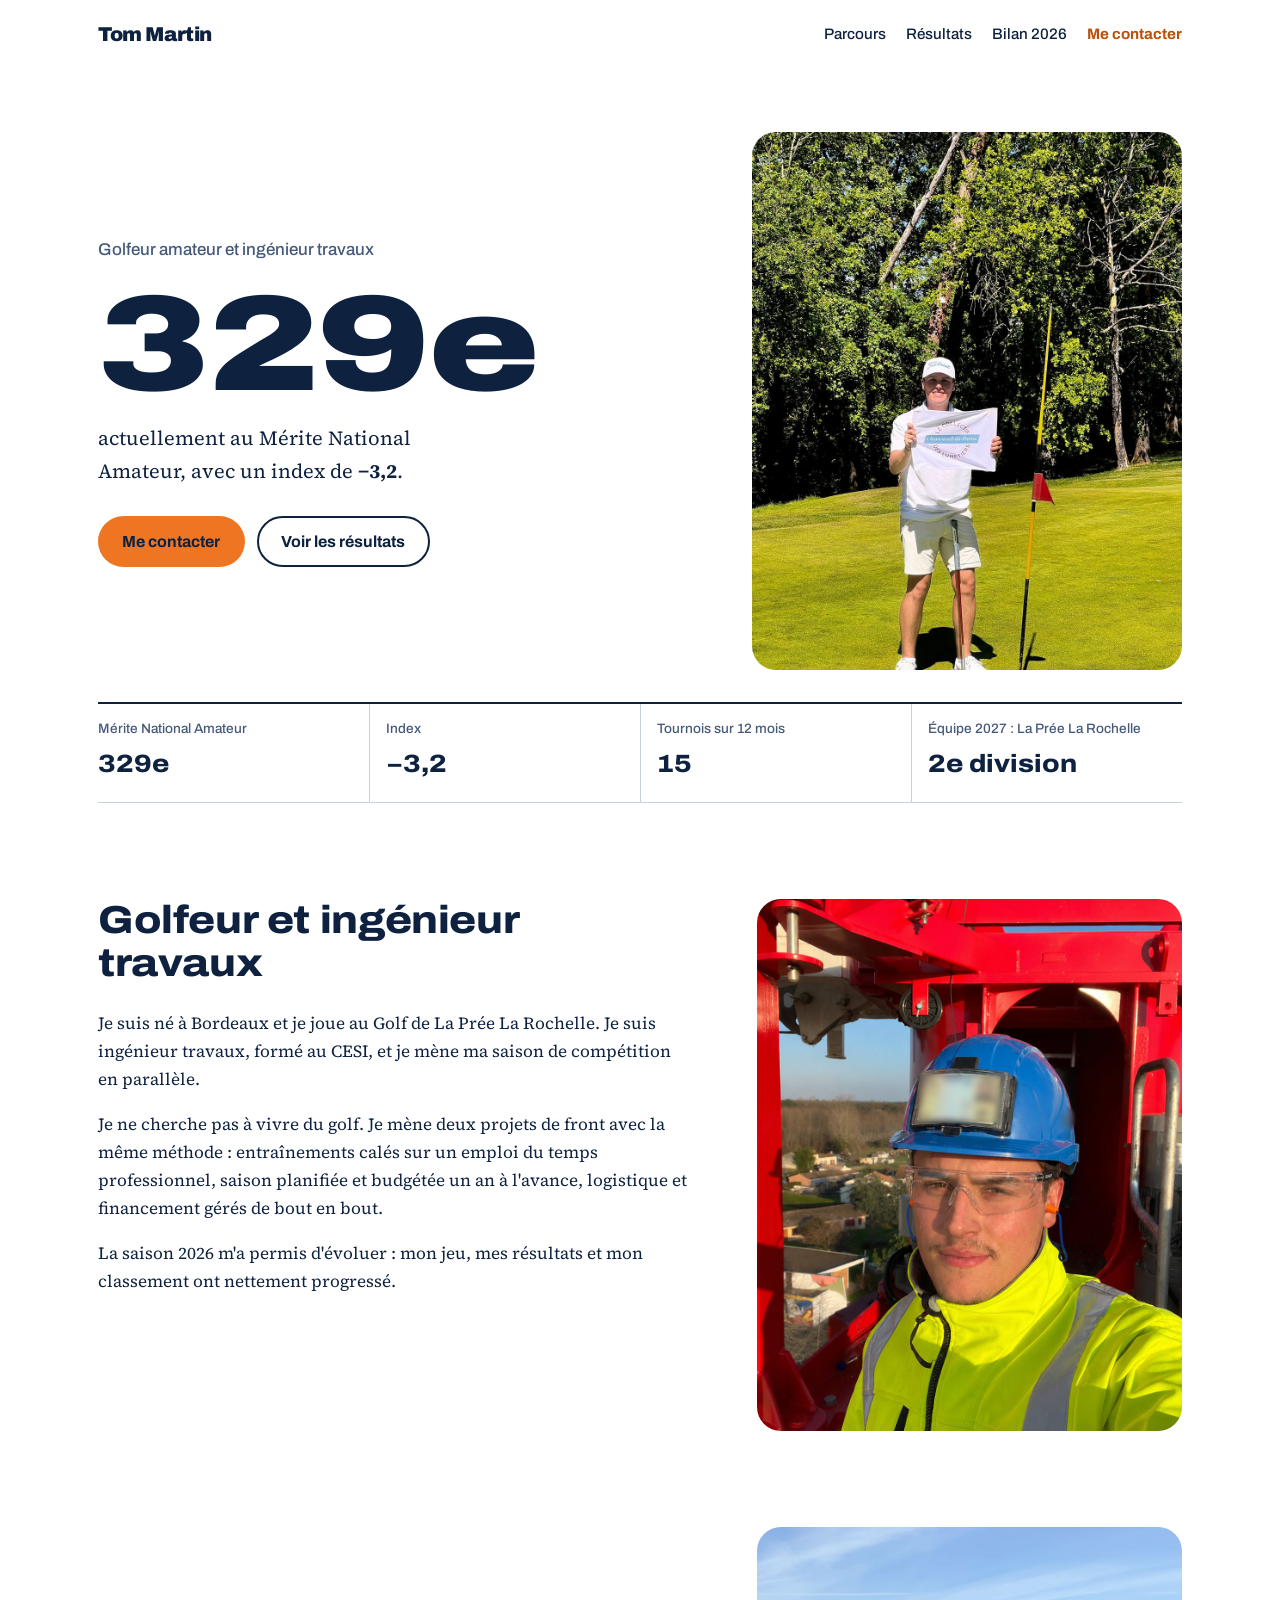
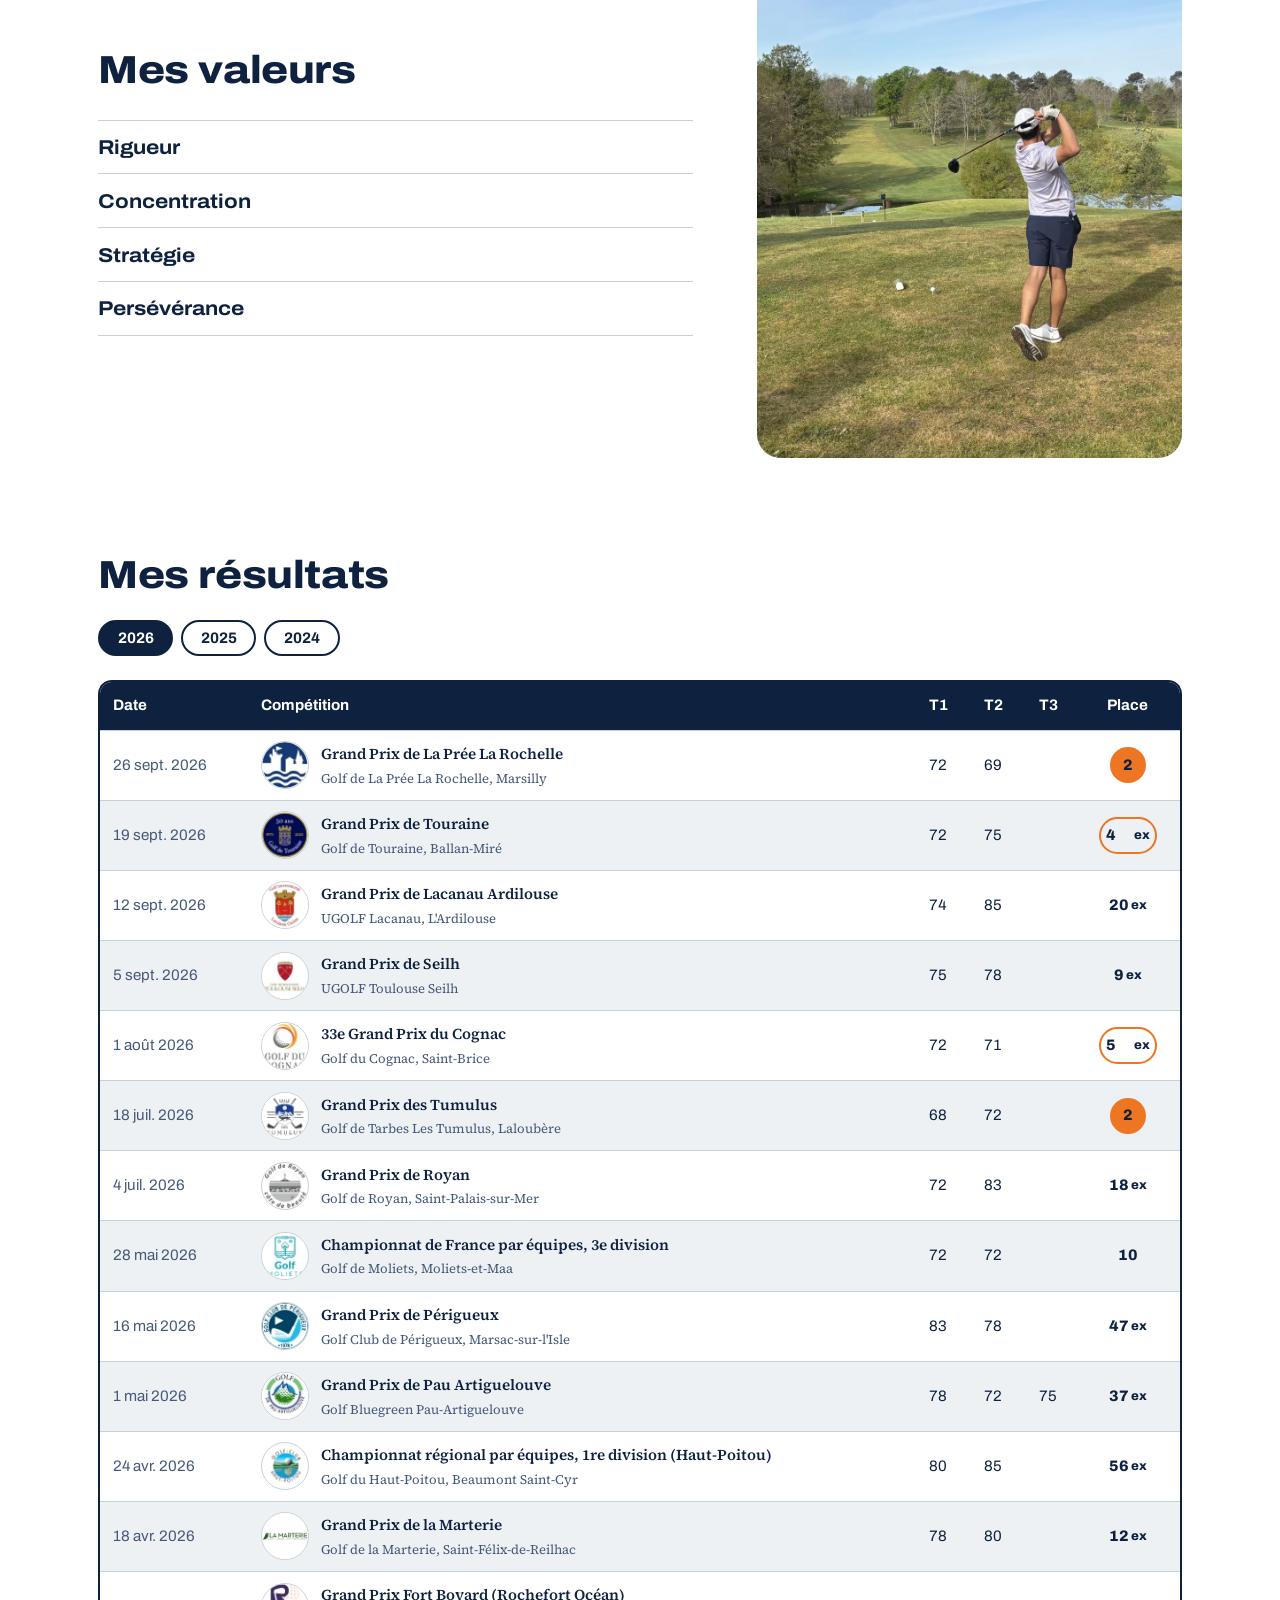
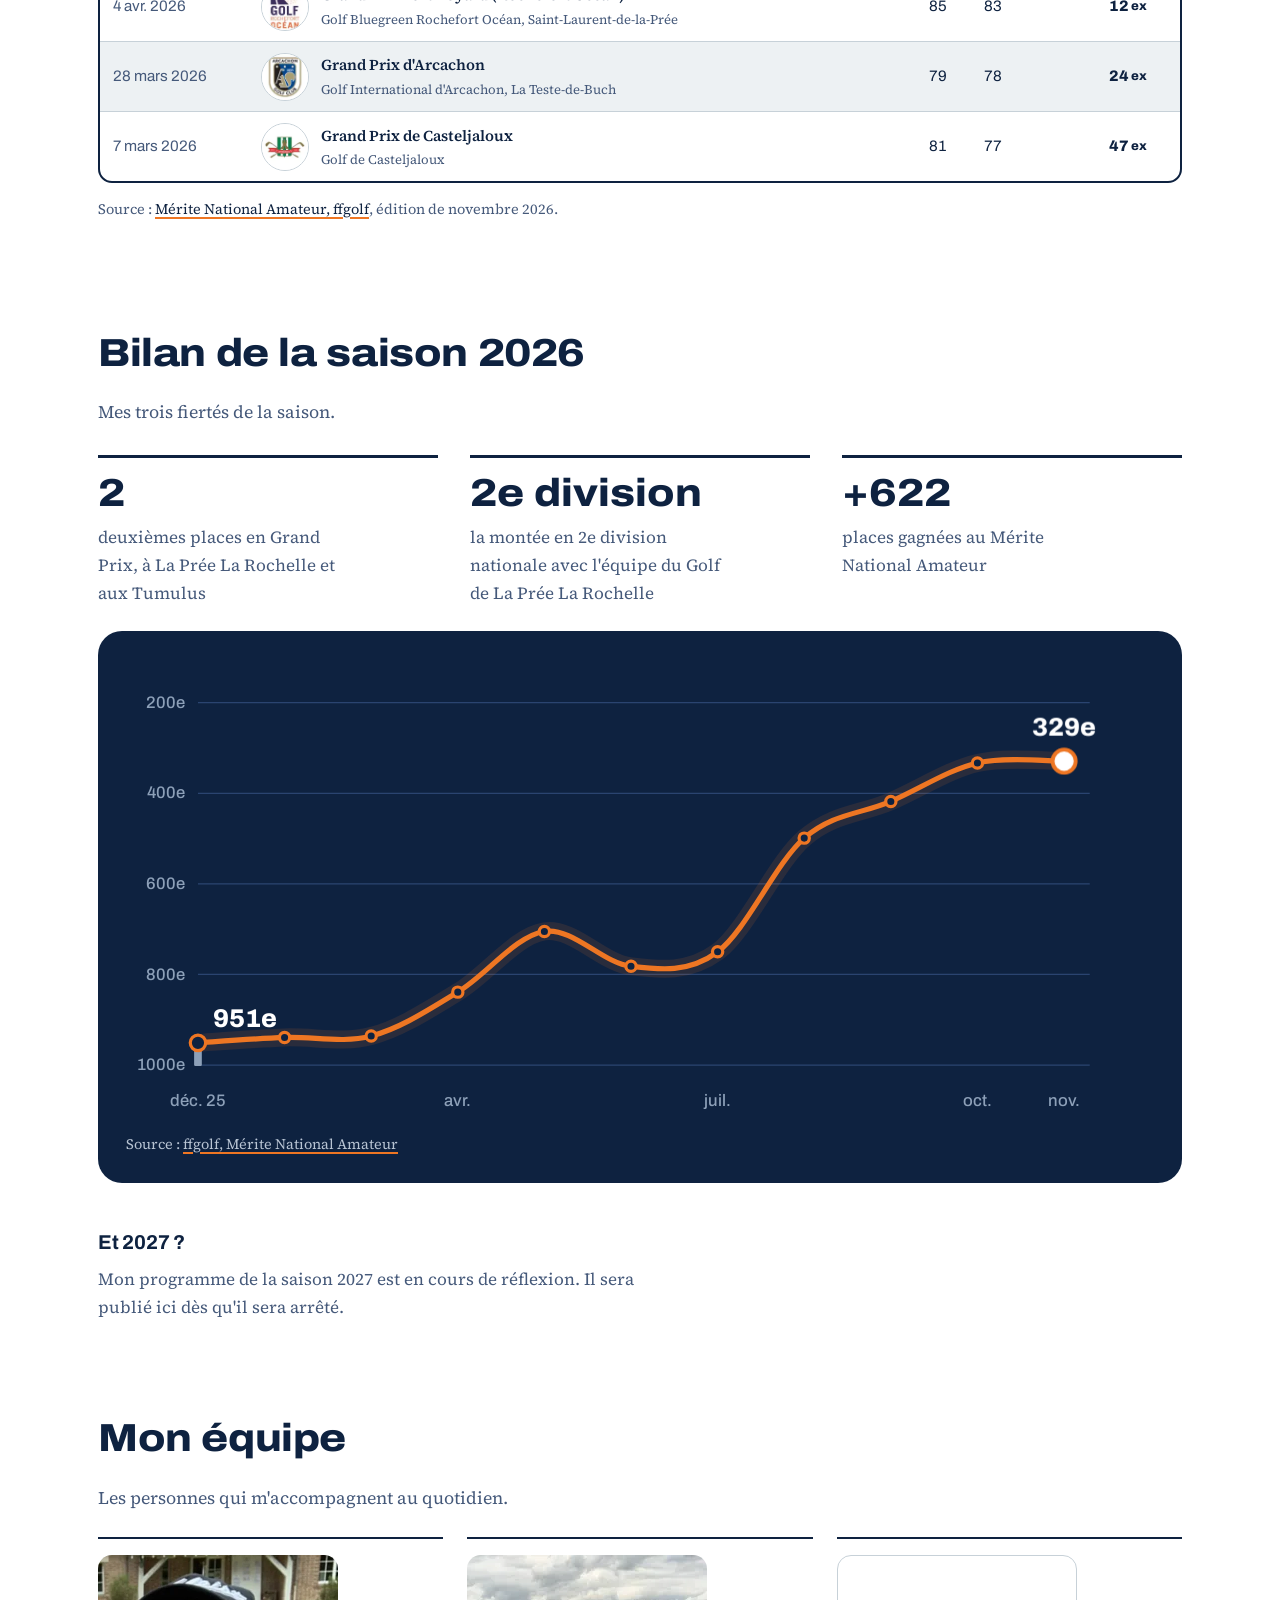
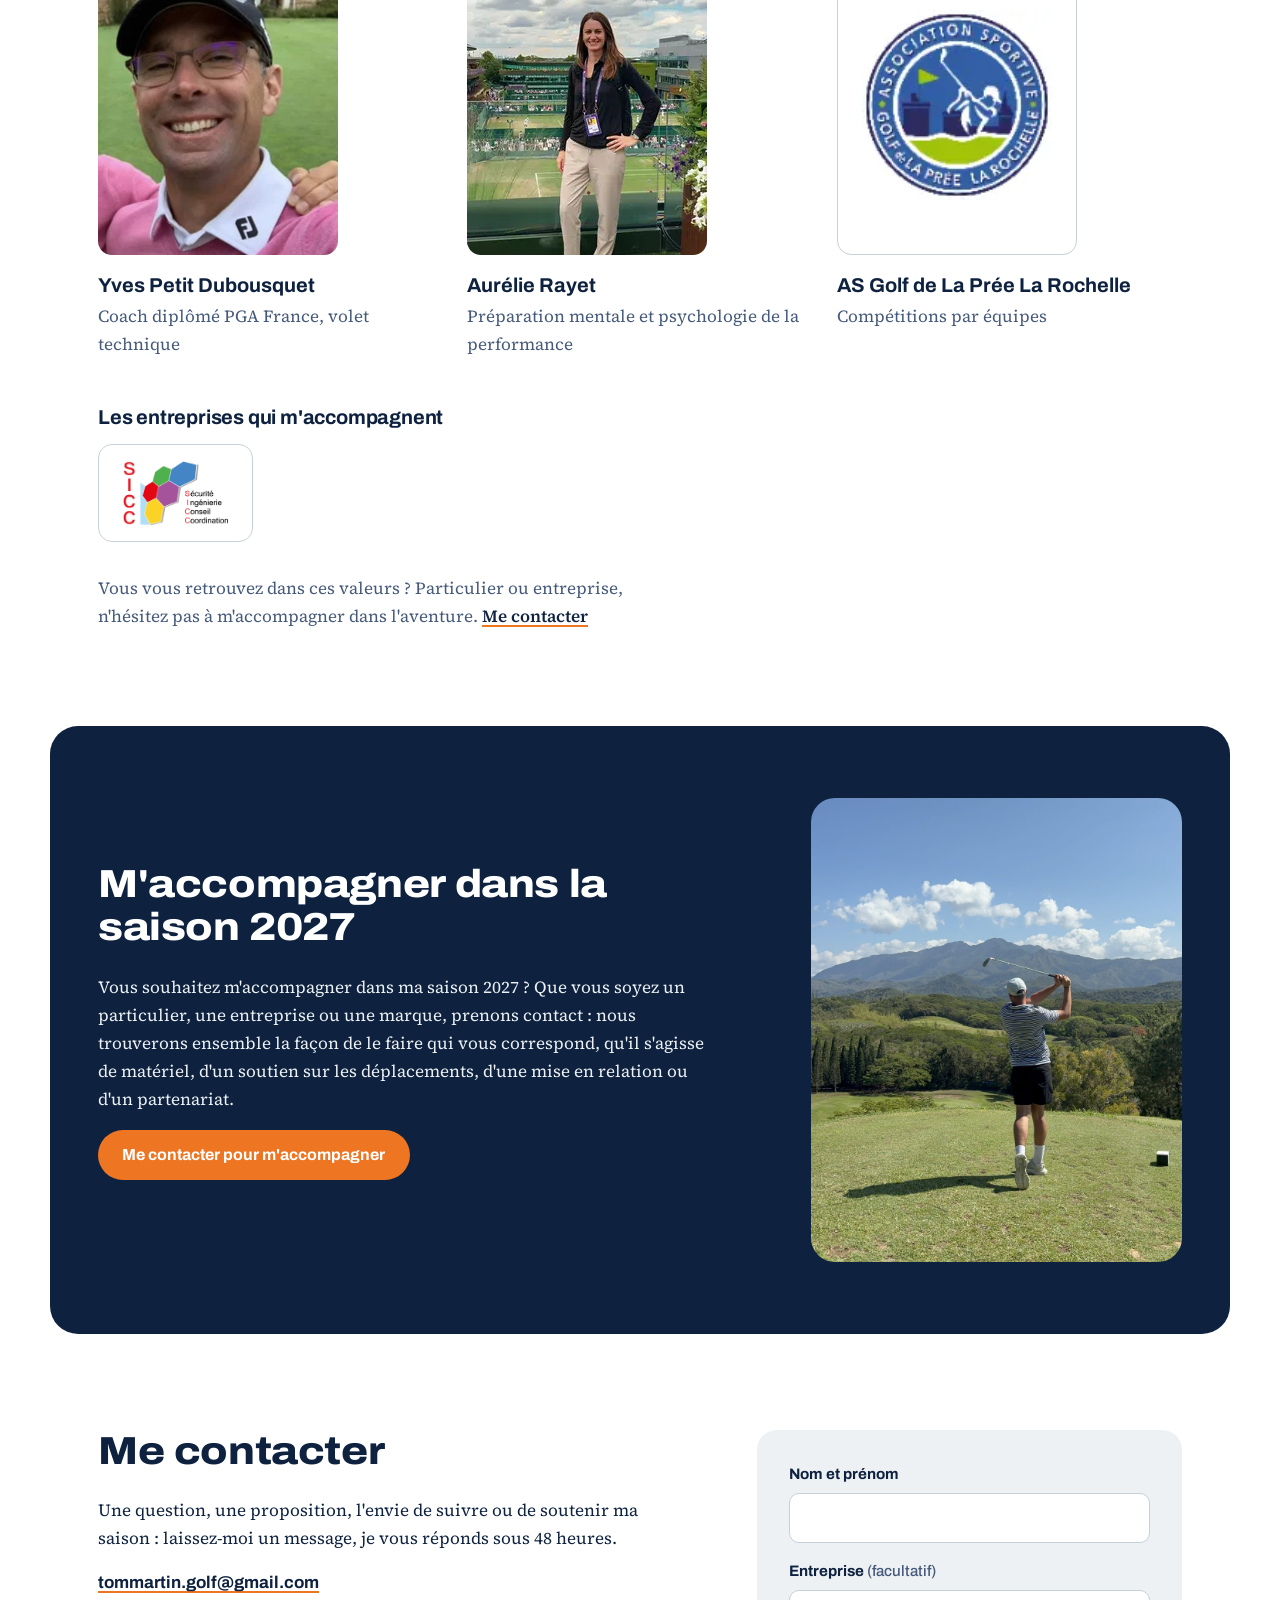
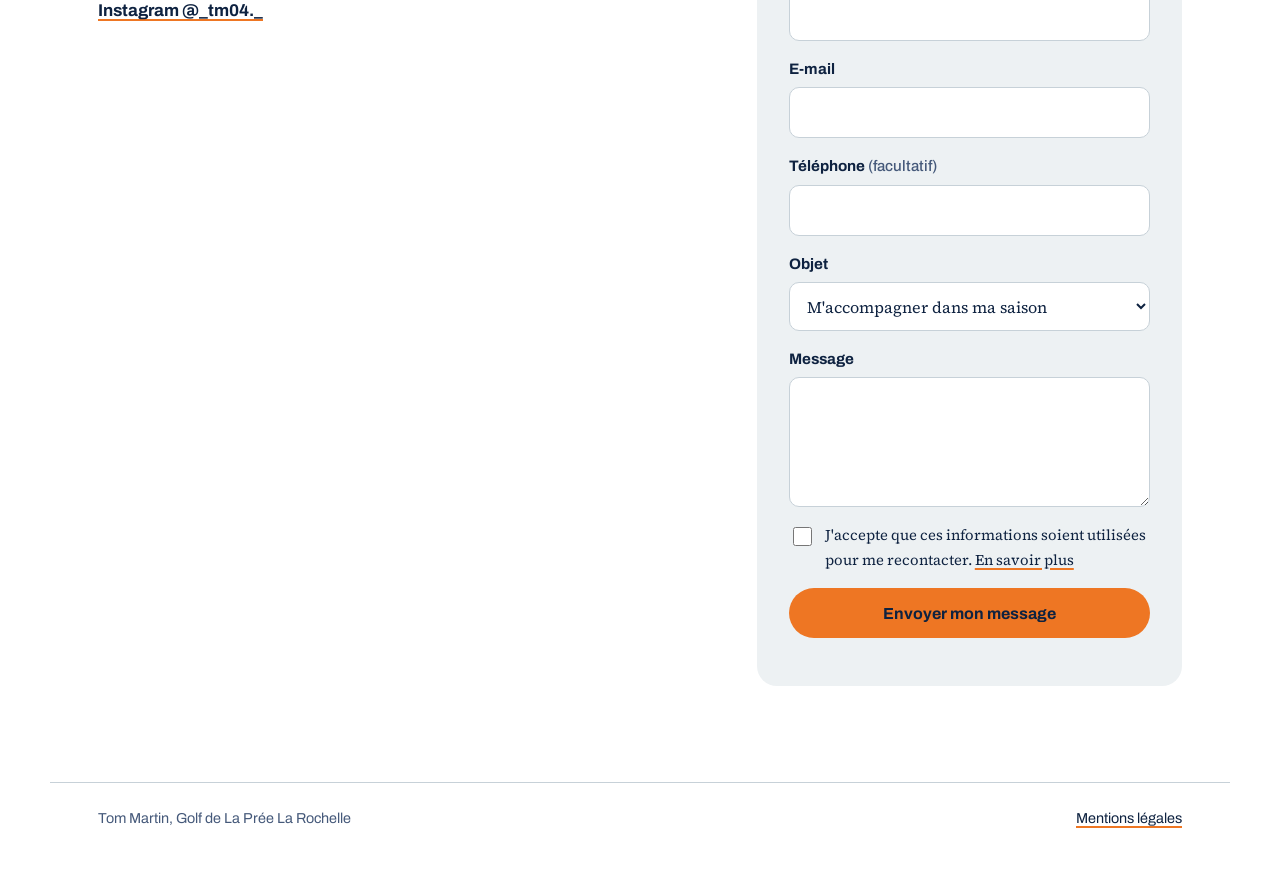
<file: index.html>
<!doctype html>
<html lang="fr">
<head>
  <meta charset="utf-8">
  <meta name="viewport" content="width=device-width, initial-scale=1">
  <title>Tom Martin — Golfeur amateur et ingénieur travaux</title>
  <meta name="description" content="Tom Martin, golfeur amateur et ingénieur travaux, Golf de La Prée La Rochelle. Classement au Mérite National Amateur, résultats, bilan 2026 et contact.">
  <link rel="canonical" href="https://tommartin-golf.pages.dev/">
  <meta property="og:title" content="Tom Martin — Golfeur amateur et ingénieur travaux">
  <meta property="og:description" content="329e au Mérite National Amateur, index −3,2. Résultats, parcours et bilan 2026.">
  <meta property="og:type" content="website">
  <meta property="og:url" content="https://tommartin-golf.pages.dev/">
  <meta property="og:image" content="https://tommartin-golf.pages.dev/assets/img/og.jpg">
  <link rel="icon" href="assets/favicon.svg" type="image/svg+xml">
  <link rel="preload" href="assets/fonts/archivo.woff2" as="font" type="font/woff2" crossorigin>
  <link rel="stylesheet" href="assets/style.css">
</head>
<body>
  <a class="skip" href="#contenu">Aller au contenu</a>

  <header class="top">
    <a class="mark" href="./" aria-label="Accueil">Tom Martin</a>
    <nav aria-label="Navigation principale">
      <a href="#parcours">Parcours</a>
      <a href="#resultats">Résultats</a>
      <a href="#bilan">Bilan 2026</a>
      <a class="nav-cta" href="#contact">Me contacter</a>
    </nav>
  </header>

  <main id="contenu">

    <!-- HERO : la trajectoire -->
    <section class="hero" aria-labelledby="hero-title">
      <div class="hero-text">
        <p class="hero-who">Golfeur amateur et ingénieur travaux</p>
        <h1 id="hero-title">
          <span class="h-to" data-merite="rank">329e</span>
        </h1>
        <p class="hero-lede">
          actuellement au Mérite National Amateur,
          avec un index de <strong data-merite="index">−3,2</strong>.
        </p>
        <div class="hero-actions">
          <a class="btn btn-primary" href="#contact">Me contacter</a>
          <a class="btn btn-ghost" href="#resultats">Voir les résultats</a>
        </div>
      </div>
      <figure class="photo hero-photo" data-photo>
        <img src="assets/img/portrait.jpg" alt="Tom Martin sur un green, à côté du drapeau" width="800" height="1000" fetchpriority="high">
      </figure>
    </section>

    <!-- FAITS -->
    <section class="facts" aria-label="En bref">
      <dl>
        <div><dt>Mérite National Amateur</dt><dd data-merite="rank">329e</dd></div>
        <div><dt>Index</dt><dd data-merite="index">−3,2</dd></div>
        <div><dt>Tournois sur 12 mois</dt><dd data-merite="tournois">15</dd></div>
        <div><dt>Équipe 2027 : La Prée La Rochelle</dt><dd>2e division</dd></div>
      </dl>
    </section>

    <!-- PARCOURS -->
    <section id="parcours" class="section split" aria-labelledby="parcours-title">
      <div class="prose">
        <h2 id="parcours-title">Golfeur et ingénieur travaux</h2>
        <p>
          Je suis né à Bordeaux et je joue au Golf de La Prée La Rochelle.
          Je suis ingénieur travaux, formé au CESI, et je mène ma saison de compétition en parallèle.
        </p>
        <p>
          Je ne cherche pas à vivre du golf. Je mène deux projets de front avec la même méthode :
          entraînements calés sur un emploi du temps professionnel, saison planifiée et budgétée
          un an à l'avance, logistique et financement gérés de bout en bout.
        </p>
        <p>
          La saison 2026 m'a permis d'évoluer : mon jeu, mes résultats et mon classement
          ont nettement progressé.
        </p>
      </div>
      <figure class="photo" data-photo>
        <img src="assets/img/chantier.jpg" alt="Tom Martin sur un chantier, en casque, gilet haute visibilité et lunettes de protection" loading="lazy" width="960" height="1200">
      </figure>
    </section>

    <!-- VALEURS -->
    <section class="section split split-photo" aria-labelledby="valeurs-title">
      <div>
        <h2 id="valeurs-title">Mes valeurs</h2>
        <ul class="values">
          <li>Rigueur</li>
          <li>Concentration</li>
          <li>Stratégie</li>
          <li>Persévérance</li>
        </ul>
      </div>
      <figure class="photo" data-photo>
        <img src="assets/img/galerie/02-swing.jpg" alt="Tom Martin en fin de swing au départ d'un trou" loading="lazy" width="960" height="1200">
      </figure>
    </section>

    <!-- RÉSULTATS -->
    <section id="resultats" class="section" aria-labelledby="resultats-title">
      <h2 id="resultats-title">Mes résultats</h2>
      <div class="year-tabs" id="year-tabs" role="tablist" aria-label="Choisir une saison"></div>
      <div class="scorecard-wrap">
        <table class="scorecard" id="scorecard">
          <caption class="sr-only" id="scorecard-cap">Résultats en compétition</caption>
          <thead>
            <tr>
              <th scope="col">Date</th>
              <th scope="col">Compétition</th>
              <th scope="col" class="num">T1</th>
              <th scope="col" class="num">T2</th>
              <th scope="col" class="num">T3</th>
              <th scope="col" class="num">Place</th>
            </tr>
          </thead>
          <tbody><tr><td colspan="6">Chargement des résultats…</td></tr></tbody>
        </table>
      </div>
      <p class="source">
        Source : <a href="https://pages.ffgolf.org/merite/amateurs/messieurs" rel="noopener" target="_blank">Mérite National Amateur, ffgolf</a>,
        <span data-merite="edition">édition de novembre 2026</span>.
      </p>
    </section>

    <!-- BILAN 2026 -->
    <section id="bilan" class="section" aria-labelledby="bilan-title">
      <h2 id="bilan-title">Bilan de la saison 2026</h2>
      <p class="section-lede">Mes trois fiertés de la saison.</p>
      <ul class="bilan">
        <li><strong>2</strong><span>deuxièmes places en Grand Prix, à La Prée La Rochelle et aux Tumulus</span></li>
        <li><strong>2e division</strong><span>la montée en 2e division nationale avec l'équipe du Golf de La Prée La Rochelle</span></li>
        <li><strong>+622</strong><span>places gagnées au Mérite National Amateur</span></li>
      </ul>
      <figure class="trajectory traj-results" aria-labelledby="traj-cap">
        <svg id="traj" viewBox="0 0 800 360" role="img" aria-label="Évolution du classement au Mérite National Amateur"></svg>
        <figcaption id="traj-cap">
          Source : <a href="https://pages.ffgolf.org/merite/amateurs/messieurs" rel="noopener" target="_blank">ffgolf, Mérite National Amateur</a>
        </figcaption>
      </figure>
      <div class="next">
        <h3>Et 2027 ?</h3>
        <p>Mon programme de la saison 2027 est en cours de réflexion. Il sera publié ici dès qu'il sera arrêté.</p>
      </div>
    </section>

    <!-- ÉQUIPE -->
    <section id="equipe" class="section" aria-labelledby="equipe-title">
      <h2 id="equipe-title">Mon équipe</h2>
      <p class="section-lede">Les personnes qui m'accompagnent au quotidien.</p>
      <ul class="team">
        <li>
          <img src="assets/img/equipe/yves-petit-dubousquet.webp" alt="Yves Petit Dubousquet" width="240" height="300" loading="lazy">
          <strong>Yves Petit Dubousquet</strong><span>Coach diplômé PGA France, volet technique</span>
        </li>
        <li>
          <img src="assets/img/equipe/aurelie-rayet.webp" alt="Aurélie Rayet" width="240" height="300" loading="lazy">
          <strong>Aurélie Rayet</strong><span>Préparation mentale et psychologie de la performance</span>
        </li>
        <li>
          <img class="logo" src="assets/img/equipe/as-la-pree.webp" alt="Logo de l'Association sportive du Golf de La Prée La Rochelle" width="128" height="128" loading="lazy">
          <strong>AS Golf de La Prée La Rochelle</strong><span>Compétitions par équipes</span>
        </li>
      </ul>

      <div class="partners" id="partners" hidden>
        <h3>Les entreprises qui m'accompagnent</h3>
        <ul id="partners-list"></ul>
      </div>
      <p class="invite">Vous vous retrouvez dans ces valeurs ? Particulier ou entreprise, n'hésitez pas à m'accompagner dans l'aventure. <a href="#contact">Me contacter</a></p>
    </section>

    <!-- SOUTIEN -->
    <section id="soutien" class="section band" aria-labelledby="soutien-title">
      <div class="band-inner band-photo">
        <div>
        <h2 id="soutien-title">M'accompagner dans la saison 2027</h2>
        <div class="prose">
          <p>
            Vous souhaitez m'accompagner dans ma saison 2027 ? Que vous soyez un particulier, une entreprise ou une marque,
            prenons contact : nous trouverons ensemble la façon de le faire qui vous correspond, qu'il s'agisse de matériel,
            d'un soutien sur les déplacements, d'une mise en relation ou d'un partenariat.
          </p>
        </div>
        <p><a class="btn btn-primary" href="#contact">Me contacter pour m'accompagner</a></p>
        </div>
        <figure class="photo" data-photo>
          <img src="assets/img/accompagner.jpg" alt="Tom Martin en fin de swing au départ, montagnes en arrière-plan" loading="lazy" width="960" height="1200">
        </figure>
      </div>
    </section>

    <!-- CONTACT -->
    <section id="contact" class="section" aria-labelledby="contact-title">
      <div class="split">
        <div class="prose">
          <h2 id="contact-title">Me contacter</h2>
          <p>Une question, une proposition, l'envie de suivre ou de soutenir ma saison : laissez-moi un message, je vous réponds sous 48 heures.</p>
          <p class="direct">
            <a href="mailto:tommartin.golf@gmail.com">tommartin.golf@gmail.com</a><br>
            <a href="https://www.instagram.com/_tm04._/" rel="noopener" target="_blank">Instagram @_tm04._</a>
          </p>
        </div>
        <form id="form" class="form" novalidate>
          <div class="field"><label for="f-nom">Nom et prénom</label><input id="f-nom" name="nom" autocomplete="name" required maxlength="120"></div>
          <div class="field"><label for="f-ent">Entreprise <span class="opt">(facultatif)</span></label><input id="f-ent" name="entreprise" autocomplete="organization" maxlength="160"></div>
          <div class="field"><label for="f-mail">E-mail</label><input id="f-mail" name="email" type="email" autocomplete="email" required maxlength="200"></div>
          <div class="field"><label for="f-tel">Téléphone <span class="opt">(facultatif)</span></label><input id="f-tel" name="telephone" type="tel" autocomplete="tel" maxlength="30"></div>
          <div class="field">
            <label for="f-formule">Objet</label>
            <select id="f-formule" name="formule">
              <option>M'accompagner dans ma saison</option>
              <option>Proposition de marque ou de matériel</option>
              <option>Presse ou média</option>
              <option>Autre</option>
            </select>
          </div>
          <div class="field"><label for="f-msg">Message</label><textarea id="f-msg" name="message" rows="4" maxlength="2000"></textarea></div>
          <div class="hp" aria-hidden="true"><label for="f-site">Site web</label><input id="f-site" name="site" tabindex="-1" autocomplete="off"></div>
          <div class="field check">
            <input id="f-ok" name="consentement" type="checkbox" required>
            <label for="f-ok">J'accepte que ces informations soient utilisées pour me recontacter. <a href="mentions-legales.html#donnees">En savoir plus</a></label>
          </div>
          <button class="btn btn-primary" type="submit">Envoyer mon message</button>
          <p class="form-status" id="form-status" role="status" aria-live="polite"></p>
        </form>
      </div>
    </section>
  </main>

  <footer class="foot">
    <p>Tom Martin, Golf de La Prée La Rochelle</p>
    <p><a href="mentions-legales.html">Mentions légales</a></p>
  </footer>

  <script src="assets/config.js"></script>
  <script src="assets/app.js" defer></script>
</body>
</html>
</file>
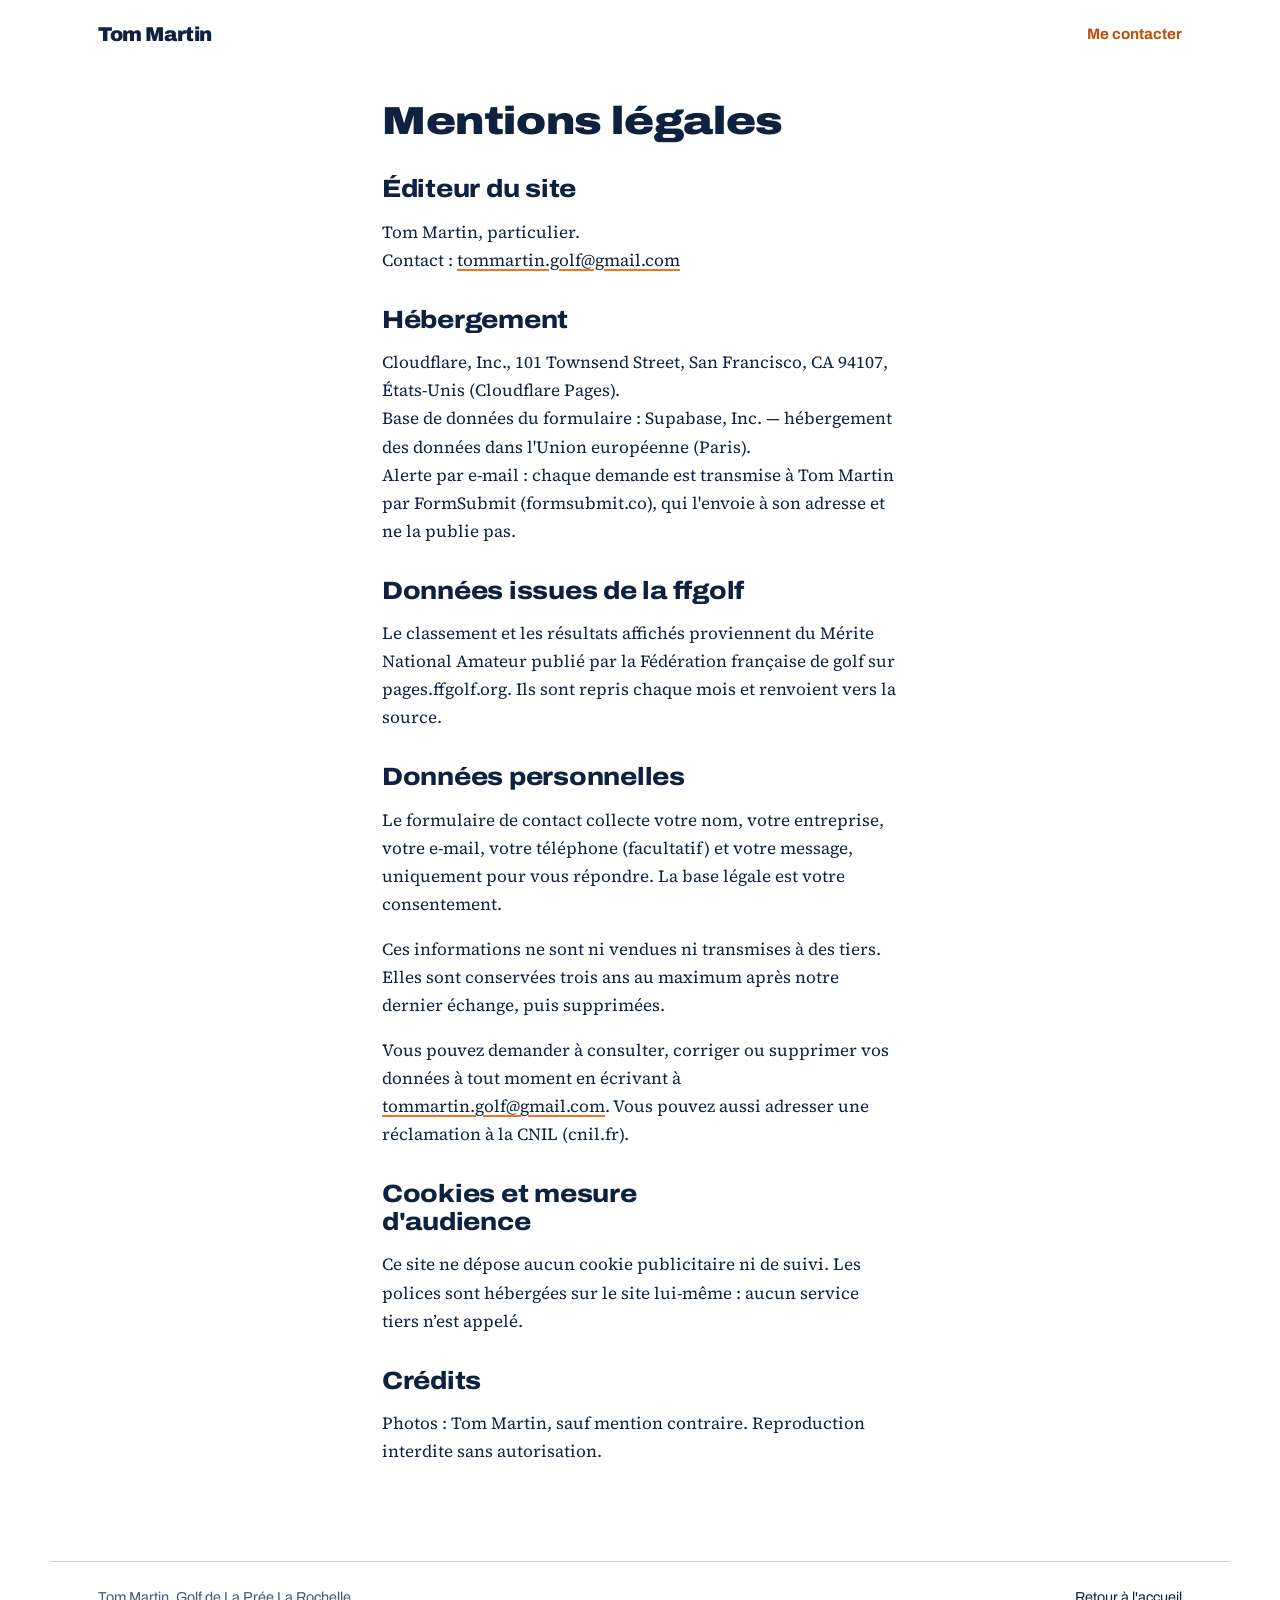
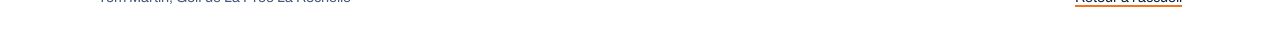
<file: mentions-legales.html>
<!doctype html>
<html lang="fr">
<head>
  <meta charset="utf-8">
  <meta name="viewport" content="width=device-width, initial-scale=1">
  <title>Mentions légales — Tom Martin</title>
  <meta name="robots" content="noindex">
  <link rel="icon" href="assets/favicon.svg" type="image/svg+xml">
  <link rel="stylesheet" href="assets/style.css">
</head>
<body>
  <header class="top"><a class="mark" href="./">Tom Martin</a><nav><a class="nav-cta" href="./#contact">Me contacter</a></nav></header>
  <main class="page">
    <h1>Mentions légales</h1>

    <h2>Éditeur du site</h2>
    <p>Tom Martin, particulier.<br>Contact : <a href="mailto:tommartin.golf@gmail.com">tommartin.golf@gmail.com</a></p>

    <h2>Hébergement</h2>
    <p>Cloudflare, Inc., 101 Townsend Street, San Francisco, CA 94107, États-Unis (Cloudflare Pages).<br>
       Base de données du formulaire : Supabase, Inc. — hébergement des données dans l'Union européenne (Paris).<br>
       Alerte par e-mail : chaque demande est transmise à Tom Martin par FormSubmit (formsubmit.co), qui l'envoie à son adresse et ne la publie pas.</p>

    <h2>Données issues de la ffgolf</h2>
    <p>Le classement et les résultats affichés proviennent du Mérite National Amateur publié par la Fédération française de golf sur pages.ffgolf.org. Ils sont repris chaque mois et renvoient vers la source.</p>

    <h2 id="donnees">Données personnelles</h2>
    <p>Le formulaire de contact collecte votre nom, votre entreprise, votre e-mail, votre téléphone (facultatif) et votre message, uniquement pour vous répondre. La base légale est votre consentement.</p>
    <p>Ces informations ne sont ni vendues ni transmises à des tiers. Elles sont conservées trois ans au maximum après notre dernier échange, puis supprimées.</p>
    <p>Vous pouvez demander à consulter, corriger ou supprimer vos données à tout moment en écrivant à <a href="mailto:tommartin.golf@gmail.com">tommartin.golf@gmail.com</a>. Vous pouvez aussi adresser une réclamation à la CNIL (cnil.fr).</p>

    <h2>Cookies et mesure d'audience</h2>
    <p>Ce site ne dépose aucun cookie publicitaire ni de suivi. Les polices sont hébergées sur le site lui-même : aucun service tiers n’est appelé.</p>

    <h2>Crédits</h2>
    <p>Photos : Tom Martin, sauf mention contraire. Reproduction interdite sans autorisation.</p>
  </main>
  <footer class="foot"><p>Tom Martin, Golf de La Prée La Rochelle</p><p><a href="./">Retour à l'accueil</a></p></footer>
</body>
</html>
</file>
<file: assets/style.css>
/* tommartin-golf.fr
   Palette : bleu nuit (identité existante), orange balise de départ, brume, gazon */
/* Polices hébergées sur le site (licence SIL Open Font License) : aucun appel à un service tiers */
@font-face{font-family:"Archivo";src:url("fonts/archivo.woff2") format("woff2");font-weight:100 900;font-stretch:62% 125%;font-style:normal;font-display:swap}
@font-face{font-family:"Source Serif 4";src:url("fonts/source-serif-4.woff2") format("woff2");font-weight:200 900;font-style:normal;font-display:swap}
@font-face{font-family:"Source Serif 4";src:url("fonts/source-serif-4-italic.woff2") format("woff2");font-weight:200 900;font-style:italic;font-display:swap}

:root{
  --nuit:#0E2240;
  --nuit-2:#16315A;
  --orange:#EE7623;
  --orange-ink:#B9520C;  /* orange lisible sur fond clair */
  --brume:#EDF1F3;
  --trait:#C7D1D8;
  --gazon:#2E6B4E;
  --blanc:#FFFFFF;
  --texte:#0E2240;
  --texte-2:#45597A;

  --f-titre:"Archivo", "Helvetica Neue", Arial, sans-serif;
  --f-texte:"Source Serif 4", Georgia, serif;

  /* échelle typographique (ratio 1,25) */
  --t-0:1rem; --t-1:1.25rem; --t-2:1.563rem; --t-3:1.953rem; --t-4:2.441rem; --t-5:3.815rem;

  --mesure:68ch;
  --page:1180px;
  --gout:clamp(1.25rem, 4vw, 3rem);
}

*,*::before,*::after{box-sizing:border-box}
html{scroll-behavior:smooth;-webkit-text-size-adjust:100%}
@media (prefers-reduced-motion:reduce){html{scroll-behavior:auto}*{animation:none!important;transition:none!important}}
body{margin:0;background:var(--blanc);color:var(--texte);font:400 1.0625rem/1.65 var(--f-texte)}
img{max-width:100%;height:auto;display:block}
a{color:var(--nuit);text-decoration-color:var(--orange);text-underline-offset:.2em;text-decoration-thickness:2px}
a:hover{color:var(--orange-ink)}
:focus-visible{outline:3px solid var(--orange);outline-offset:3px;border-radius:2px}
h1,h2,h3{font-family:var(--f-titre);line-height:1.1;margin:0 0 .6em;letter-spacing:-.01em}
h2{font-size:clamp(var(--t-3),4vw,var(--t-4));font-weight:800;font-stretch:112%;max-width:22ch}
h3{font-size:var(--t-1);font-weight:700}
p{margin:0 0 1em}
.sr-only{position:absolute;width:1px;height:1px;overflow:hidden;clip:rect(0 0 0 0);white-space:nowrap}
.skip{position:absolute;left:-999px;top:0;background:var(--orange);color:var(--nuit);padding:.6rem 1rem;z-index:10;font-family:var(--f-titre)}
.skip:focus{left:1rem}

/* En-tête */
.top{display:flex;align-items:center;justify-content:space-between;gap:1rem;padding:1rem var(--gout);max-width:var(--page);margin:0 auto}
.mark{font-family:var(--f-titre);font-weight:900;font-size:var(--t-1);text-decoration:none;letter-spacing:-.02em}
.top nav{display:flex;flex-wrap:wrap;gap:.25rem 1.25rem;font-family:var(--f-titre);font-weight:500;font-size:.95rem}
.top nav a{text-decoration:none;padding:.35rem 0}
.top nav a:hover{color:var(--orange-ink)}
.top .nav-cta{color:var(--orange-ink);font-weight:700}
@media (max-width:760px){.top nav a:not(.nav-cta){display:none}}

/* Boutons */
.btn{display:inline-block;font-family:var(--f-titre);font-weight:700;font-size:1rem;padding:.85rem 1.4rem;border-radius:999px;text-decoration:none;border:2px solid transparent;cursor:pointer;line-height:1.2}
.btn-primary{background:var(--orange);color:var(--nuit)}
.btn-primary:hover{background:#F58A3F;color:var(--nuit)}
.btn-ghost{border-color:var(--nuit);color:var(--nuit)}
.btn-ghost:hover{background:var(--nuit);color:var(--blanc)}

/* Hero */
.hero{max-width:var(--page);margin:0 auto;padding:clamp(1.5rem,5vw,4rem) var(--gout) 2rem;display:grid;grid-template-columns:minmax(0,7fr) minmax(0,5fr);gap:clamp(1.5rem,4vw,3.5rem);align-items:center}
.hero-who{font-family:var(--f-titre);font-weight:500;color:var(--texte-2);margin-bottom:1.25rem}
.hero h1{font-weight:900;font-stretch:125%;line-height:.9;margin:0 0 1rem;display:flex;flex-direction:column}
.h-to{font-size:clamp(4.5rem,11vw,8.5rem);color:var(--nuit)}
.hero-lede{font-size:var(--t-1);max-width:34ch;color:var(--texte)}
.hero-actions{display:flex;flex-wrap:wrap;gap:.75rem;margin-top:1.75rem}
.trajectory{margin:0;background:var(--nuit);border-radius:24px;padding:clamp(1rem,2.5vw,1.75rem);color:var(--brume)}
.trajectory svg{width:100%;height:auto;display:block;overflow:visible}
.trajectory figcaption{font-size:.9rem;line-height:1.5;color:#B8C4D3;margin-top:.75rem;max-width:60ch}
#traj .grid line{stroke:#2A4470;stroke-width:1}
#traj .grid text{fill:#8DA0B8;font:500 13px var(--f-titre)}
#traj .flight{fill:none;stroke:var(--orange);stroke-width:4;stroke-linecap:round;stroke-linejoin:round}
#traj .flight-shadow{fill:none;stroke:var(--orange);stroke-width:14;opacity:.12;stroke-linecap:round}
#traj .pt{fill:var(--nuit);stroke:var(--orange);stroke-width:2.5}
#traj .ball{fill:var(--blanc);stroke:var(--orange);stroke-width:3}
#traj .lbl{fill:var(--blanc);font:800 20px var(--f-titre)}
#traj .lbl-s{fill:#B8C4D3;font:500 13px var(--f-titre)}
#traj .tee{fill:#8DA0B8}
@media (prefers-reduced-motion:no-preference){
  #traj .flight{stroke-dasharray:var(--len);stroke-dashoffset:var(--len);animation:vol 1.8s cubic-bezier(.3,.6,.2,1) .2s forwards}
  #traj .ball,#traj .lbl-end{opacity:0;animation:pose .4s ease-out 1.9s forwards}
}
@media (max-width:600px){#traj .grid text{font-size:26px}#traj .lbl{font-size:34px}#traj .flight{stroke-width:6}#traj .ball{r:14}}
@keyframes vol{to{stroke-dashoffset:0}}
@keyframes pose{to{opacity:1}}
@media (max-width:900px){.hero{grid-template-columns:1fr}}

/* Faits */
.facts{max-width:var(--page);margin:0 auto;padding:0 var(--gout)}
.facts dl{margin:0;display:grid;grid-template-columns:repeat(4,minmax(0,1fr));border-top:2px solid var(--nuit);border-bottom:1px solid var(--trait)}
.facts dl>div{padding:1rem 1rem 1.1rem 0}
.facts dl>div+div{padding-left:1rem;border-left:1px solid var(--trait)}
.facts dt{font-family:var(--f-titre);font-size:.85rem;color:var(--texte-2);font-weight:500;line-height:1.3}
.facts dd{margin:.35rem 0 0;font-family:var(--f-titre);font-weight:800;font-size:var(--t-2);font-stretch:112%}
@media (max-width:900px){.facts dl{grid-template-columns:repeat(2,1fr)}.facts dl>div{border-left:0!important;padding-left:0!important;border-bottom:1px solid var(--trait)}}

/* Sections */
.section{max-width:var(--page);margin:0 auto;padding:clamp(3rem,8vw,6rem) var(--gout) 0}
.section-lede{max-width:var(--mesure);color:var(--texte-2);font-size:1.1rem}
.prose{max-width:var(--mesure)}
.split{display:grid;grid-template-columns:minmax(0,7fr) minmax(0,5fr);gap:clamp(1.5rem,5vw,4rem);align-items:start}
@media (max-width:860px){.split{grid-template-columns:1fr}}
.photo{margin:0;border-radius:24px;overflow:hidden;background:var(--brume);aspect-ratio:4/5}
.photo img{width:100%;height:100%;object-fit:cover}
.photo.is-missing{display:none}

/* Valeurs */
.values{list-style:none;margin:1.75rem 0 0;padding:0}
.values li{font-family:var(--f-titre);font-size:var(--t-1);font-stretch:112%;font-weight:700;line-height:1.2;color:var(--nuit);padding:.9rem 0;border-top:1px solid var(--trait)}
.values li:last-child{border-bottom:1px solid var(--trait)}
.split-photo{align-items:center}
.split-photo .photo{max-width:440px;justify-self:end;width:100%}
@media (max-width:860px){.split-photo .photo{justify-self:start;aspect-ratio:4/3;max-width:none}}

/* Carte de score */
.scorecard-wrap{overflow-x:auto;margin-top:1.5rem;border:2px solid var(--nuit);border-radius:14px}
.scorecard{width:100%;border-collapse:collapse;font-family:var(--f-titre);font-size:.95rem;min-width:640px}
.scorecard thead th{background:var(--nuit);color:var(--blanc);font-weight:700;text-align:left;padding:.7rem .8rem}
.scorecard td{padding:.65rem .8rem;border-top:1px solid var(--trait)}
.scorecard tbody tr:nth-child(even) td{background:var(--brume)}
.scorecard .num{text-align:center;font-variant-numeric:tabular-nums}
.scorecard td.comp{font-family:var(--f-texte);font-weight:600}
.scorecard td.comp a{text-decoration:none}
.comp-in{display:flex;align-items:center;gap:.75rem}
.golf-badge{flex:0 0 48px;width:48px;height:48px;border-radius:50%;background:var(--blanc);border:1px solid var(--trait);display:grid;place-items:center;overflow:hidden}
.golf-badge img{width:100%;height:100%;object-fit:contain}
.golf-badge.sigle{background:var(--nuit);border-color:var(--nuit);color:var(--blanc);font-family:var(--f-titre);font-weight:700;font-size:.78rem;letter-spacing:.02em}
.scorecard td.comp .lieu{display:block;font-weight:400;font-size:.82rem;color:var(--texte-2);margin-top:.1rem}
.scorecard td.comp a:hover{text-decoration:underline}
.scorecard .date{color:var(--texte-2);white-space:nowrap}
.place{display:inline-flex;align-items:center;justify-content:center;min-width:2.4em;height:2.4em;padding:0 .35em;font-weight:800}
.place.top{border:2.5px solid var(--orange);border-radius:999px;color:var(--nuit)}
.place.podium{background:var(--orange);border-color:var(--orange)}
.sss.neg{color:var(--gazon);font-weight:800}
.source{font-size:.9rem;color:var(--texte-2);margin-top:.9rem}

/* Calendrier */
.calendar{list-style:none;margin:1.5rem 0 0;padding:0;border-top:2px solid var(--nuit);max-width:860px}
.calendar li{display:grid;grid-template-columns:9rem 1fr auto;gap:1rem;padding:.85rem 0;border-bottom:1px solid var(--trait);align-items:baseline}
.calendar .when{font-family:var(--f-titre);font-weight:700}
.calendar .what{font-weight:600}
.calendar .kind{font-family:var(--f-titre);font-size:.85rem;color:var(--texte-2)}
.calendar .empty{grid-column:1/-1;color:var(--texte-2)}
@media (max-width:560px){.calendar li{grid-template-columns:1fr}}

/* Équipe */
.team{list-style:none;padding:0;margin:1.5rem 0 0;display:grid;grid-template-columns:repeat(3,minmax(0,1fr));gap:1.5rem}
.team li{border-top:2px solid var(--nuit);padding-top:1rem}
.team img{display:block;width:100%;max-width:240px;aspect-ratio:4/5;object-fit:cover;border-radius:14px;margin-bottom:.9rem;background:var(--brume)}
.team img.logo{object-fit:contain;padding:1.5rem;background:var(--blanc);border:1px solid var(--trait)}
.team strong{display:block;font-family:var(--f-titre);font-size:var(--t-1)}
.team span{color:var(--texte-2)}
@media (max-width:760px){.team{grid-template-columns:1fr}}

/* Bandeau partenariat */
.band{max-width:none;padding-left:0;padding-right:0;margin-top:clamp(3rem,8vw,6rem);padding-top:0}
.band-inner{background:var(--nuit);color:var(--brume);max-width:var(--page);margin:0 auto;border-radius:28px;padding:clamp(2rem,6vw,4.5rem) var(--gout)}
@media (min-width:1240px){.band-inner{border-radius:28px}}
.band h2{color:var(--blanc)}
.band a{color:var(--blanc)}
.partners{margin-top:3rem}
.partners h3{font-size:var(--t-1);color:var(--nuit)}
.partners ul{list-style:none;padding:0;margin:1rem 0 0;display:flex;flex-wrap:wrap;gap:1.25rem;align-items:center}
.partners li{background:#fff;border:1px solid var(--trait);border-radius:14px;padding:1rem 1.5rem;display:flex;align-items:center}
.partners img{max-height:64px;width:auto}
.invite{margin-top:2rem;color:var(--texte-2);max-width:60ch}
.invite a{font-weight:600;white-space:nowrap}
.year-tabs{display:flex;gap:.5rem;margin-top:1.25rem;flex-wrap:wrap}
.year-tabs button{font:700 .95rem var(--f-titre);padding:.5rem 1.1rem;border-radius:999px;border:2px solid var(--nuit);background:transparent;color:var(--nuit);cursor:pointer}
.year-tabs button[aria-selected="true"]{background:var(--nuit);color:var(--blanc)}
.year-tabs button:focus-visible{outline:3px solid var(--orange);outline-offset:2px}

/* Formulaire */
.form{display:grid;gap:1rem;background:var(--brume);border-radius:20px;padding:clamp(1.25rem,3vw,2rem)}
.field{display:grid;gap:.35rem}
.field label{font-family:var(--f-titre);font-weight:700;font-size:.95rem}
.opt{font-weight:500;color:var(--texte-2)}
.field input,.field select,.field textarea{font:inherit;font-size:1rem;color:var(--texte);padding:.7rem .8rem;border:1.5px solid var(--trait);border-radius:10px;background:var(--blanc);width:100%}
.field input:focus,.field select:focus,.field textarea:focus{border-color:var(--nuit);outline:3px solid rgba(238,118,35,.45);outline-offset:0}
.field [aria-invalid=true]{border-color:#B42318}
.check{grid-template-columns:auto 1fr;align-items:start;gap:.6rem}
.check input{width:1.2rem;height:1.2rem;margin-top:.2rem;accent-color:var(--nuit)}
.check label{font-family:var(--f-texte);font-weight:400;font-size:.92rem}
.hp{position:absolute;left:-9999px}
.form-status{margin:0;font-family:var(--f-titre);font-weight:500}
.form-status.ok{color:var(--gazon)}
.form-status.err{color:#B42318}
.direct{font-family:var(--f-titre);font-weight:700}

/* Pied de page */
.foot{max-width:var(--page);margin:clamp(3rem,8vw,6rem) auto 0;padding:1.5rem var(--gout) 2.5rem;border-top:1px solid var(--trait);display:flex;justify-content:space-between;flex-wrap:wrap;gap:.5rem;font-family:var(--f-titre);font-size:.9rem;color:var(--texte-2)}
.foot p{margin:0}

/* Page simple (mentions légales) */
.page{max-width:var(--mesure);margin:0 auto;padding:2rem var(--gout) 0}
.page h1{font-size:var(--t-4);font-weight:900;font-stretch:118%}
.page h2{font-size:var(--t-2);margin-top:2rem}

/* Galerie */
.band .prose{color:var(--brume)}

/* Bandeau « M'accompagner » avec photo */
.band-photo{display:grid;grid-template-columns:minmax(0,7fr) minmax(0,4fr);gap:clamp(1.5rem,5vw,4rem);align-items:center}
.band-photo .photo{background:rgba(255,255,255,.08)}
@media (max-width:860px){.band-photo{grid-template-columns:1fr}.band-photo .photo{aspect-ratio:4/3}}

/* Bilan 2026 */
.bilan{list-style:none;margin:1.75rem 0 0;padding:0;display:grid;grid-template-columns:repeat(3,minmax(0,1fr));gap:clamp(1rem,3vw,2rem)}
.bilan li{border-top:3px solid var(--nuit);padding-top:1rem}
.bilan strong{display:block;font-family:var(--f-titre);font-size:var(--t-4);font-weight:800;font-stretch:112%;line-height:1;color:var(--nuit)}
.bilan span{display:block;margin-top:.6rem;color:var(--texte-2);max-width:28ch}
@media (max-width:760px){.bilan{grid-template-columns:1fr}}
.next{margin-top:clamp(2rem,5vw,3rem)}
.next h3{color:var(--nuit)}
.next p{color:var(--texte-2);max-width:60ch;margin:.4rem 0 0}
.trajectory figcaption a{color:inherit;text-decoration-color:var(--orange,#f07a22)}

/* Photo en haut de page, courbe dans les résultats */
.hero-photo{max-width:460px;width:100%;justify-self:end}
@media (max-width:900px){.hero-photo{justify-self:start;max-width:none;aspect-ratio:4/3}.hero-photo img{object-position:50% 30%}}
.traj-results{margin:1.5rem 0 1.75rem}
</file>
